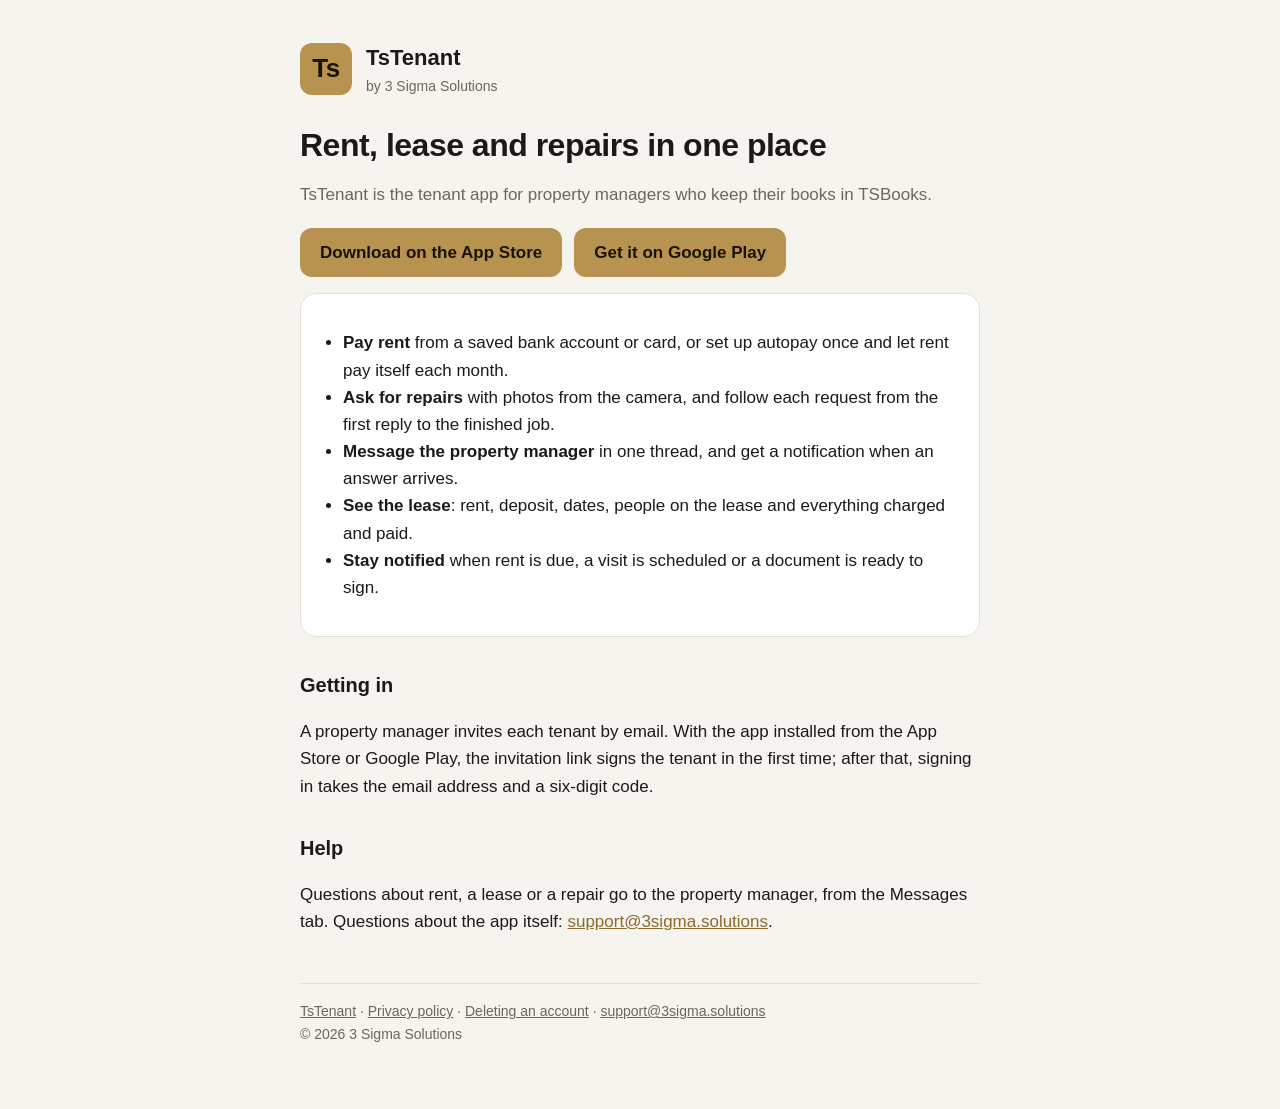
<file: index.html>
<!doctype html>
<html lang="en">
<head>
<meta charset="utf-8">
<meta name="viewport" content="width=device-width, initial-scale=1">
<title>TsTenant</title>
<meta name="description" content="The tenant app for rent, lease, repairs and messages with a property manager.">
<link rel="stylesheet" href="style.css">
<link rel="icon" href="icon.png">
</head>
<body>
<main>
<header><div class="tile" aria-hidden="true">Ts</div><a href="./">TsTenant<small>by 3 Sigma Solutions</small></a></header>
<h1>Rent, lease and repairs in one place</h1>
<p class="muted">TsTenant is the tenant app for property managers who keep their books in TSBooks.</p>
<p class="stores"><a href="https://apps.apple.com/app/id6830464088">Download on the App Store</a><a href="https://play.google.com/store/apps/details?id=com.threesigmasolutions.tstenant">Get it on Google Play</a></p>
<div class="card">
<ul>
<li><strong>Pay rent</strong> from a saved bank account or card, or set up autopay once and let rent pay itself each month.</li>
<li><strong>Ask for repairs</strong> with photos from the camera, and follow each request from the first reply to the finished job.</li>
<li><strong>Message the property manager</strong> in one thread, and get a notification when an answer arrives.</li>
<li><strong>See the lease</strong>: rent, deposit, dates, people on the lease and everything charged and paid.</li>
<li><strong>Stay notified</strong> when rent is due, a visit is scheduled or a document is ready to sign.</li>
</ul>
</div>
<h2>Getting in</h2>
<p>A property manager invites each tenant by email. With the app installed from the App Store or Google Play, the invitation link signs the tenant in the first time; after that, signing in takes the email address and a six-digit code.</p>
<h2>Help</h2>
<p>Questions about rent, a lease or a repair go to the property manager, from the Messages tab. Questions about the app itself: <a href="mailto:support@3sigma.solutions">support@3sigma.solutions</a>.</p>
<footer><a href="./">TsTenant</a> · <a href="privacy.html">Privacy policy</a> · <a href="delete-account.html">Deleting an account</a> · <a href="mailto:support@3sigma.solutions">support@3sigma.solutions</a><br>© 2026 3 Sigma Solutions</footer>
</main>
</body>
</html>
</file>
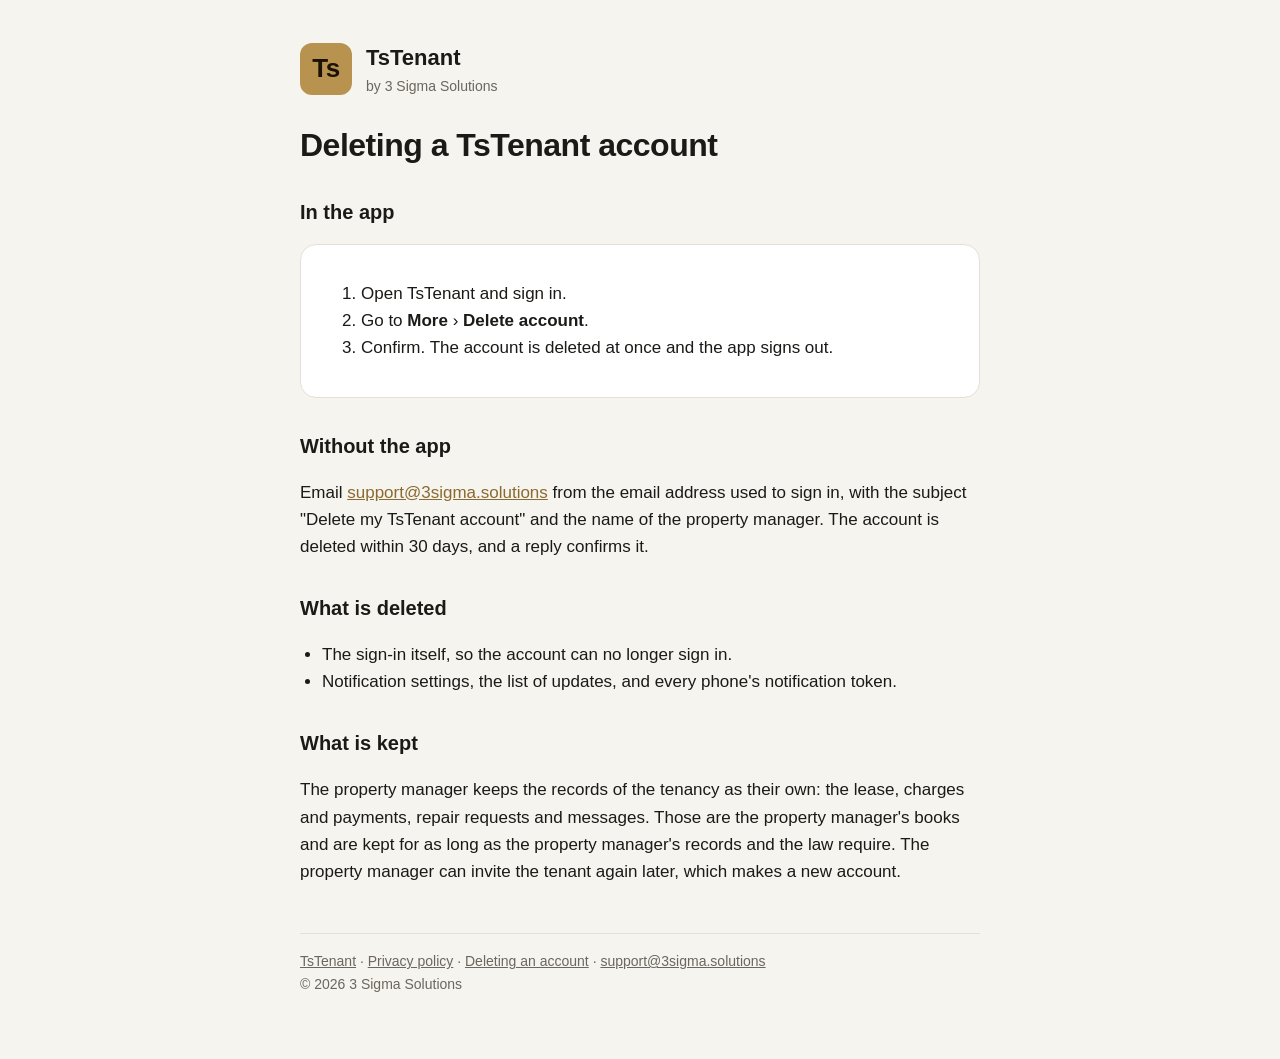
<file: delete-account.html>
<!doctype html>
<html lang="en">
<head>
<meta charset="utf-8">
<meta name="viewport" content="width=device-width, initial-scale=1">
<title>Delete a TsTenant account</title>
<meta name="description" content="How to delete a TsTenant account, and what is kept.">
<link rel="stylesheet" href="style.css">
<link rel="icon" href="icon.png">
</head>
<body>
<main>
<header><div class="tile" aria-hidden="true">Ts</div><a href="./">TsTenant<small>by 3 Sigma Solutions</small></a></header>
<h1>Deleting a TsTenant account</h1>
<h2>In the app</h2>
<div class="card">
<ol>
<li>Open TsTenant and sign in.</li>
<li>Go to <strong>More</strong> › <strong>Delete account</strong>.</li>
<li>Confirm. The account is deleted at once and the app signs out.</li>
</ol>
</div>
<h2>Without the app</h2>
<p>Email <a href="mailto:support@3sigma.solutions?subject=Delete%20my%20TsTenant%20account">support@3sigma.solutions</a> from the email address used to sign in, with the subject "Delete my TsTenant account" and the name of the property manager. The account is deleted within 30 days, and a reply confirms it.</p>
<h2>What is deleted</h2>
<ul>
<li>The sign-in itself, so the account can no longer sign in.</li>
<li>Notification settings, the list of updates, and every phone's notification token.</li>
</ul>
<h2>What is kept</h2>
<p>The property manager keeps the records of the tenancy as their own: the lease, charges and payments, repair requests and messages. Those are the property manager's books and are kept for as long as the property manager's records and the law require. The property manager can invite the tenant again later, which makes a new account.</p>
<footer><a href="./">TsTenant</a> · <a href="privacy.html">Privacy policy</a> · <a href="delete-account.html">Deleting an account</a> · <a href="mailto:support@3sigma.solutions">support@3sigma.solutions</a><br>© 2026 3 Sigma Solutions</footer>
</main>
</body>
</html>
</file>
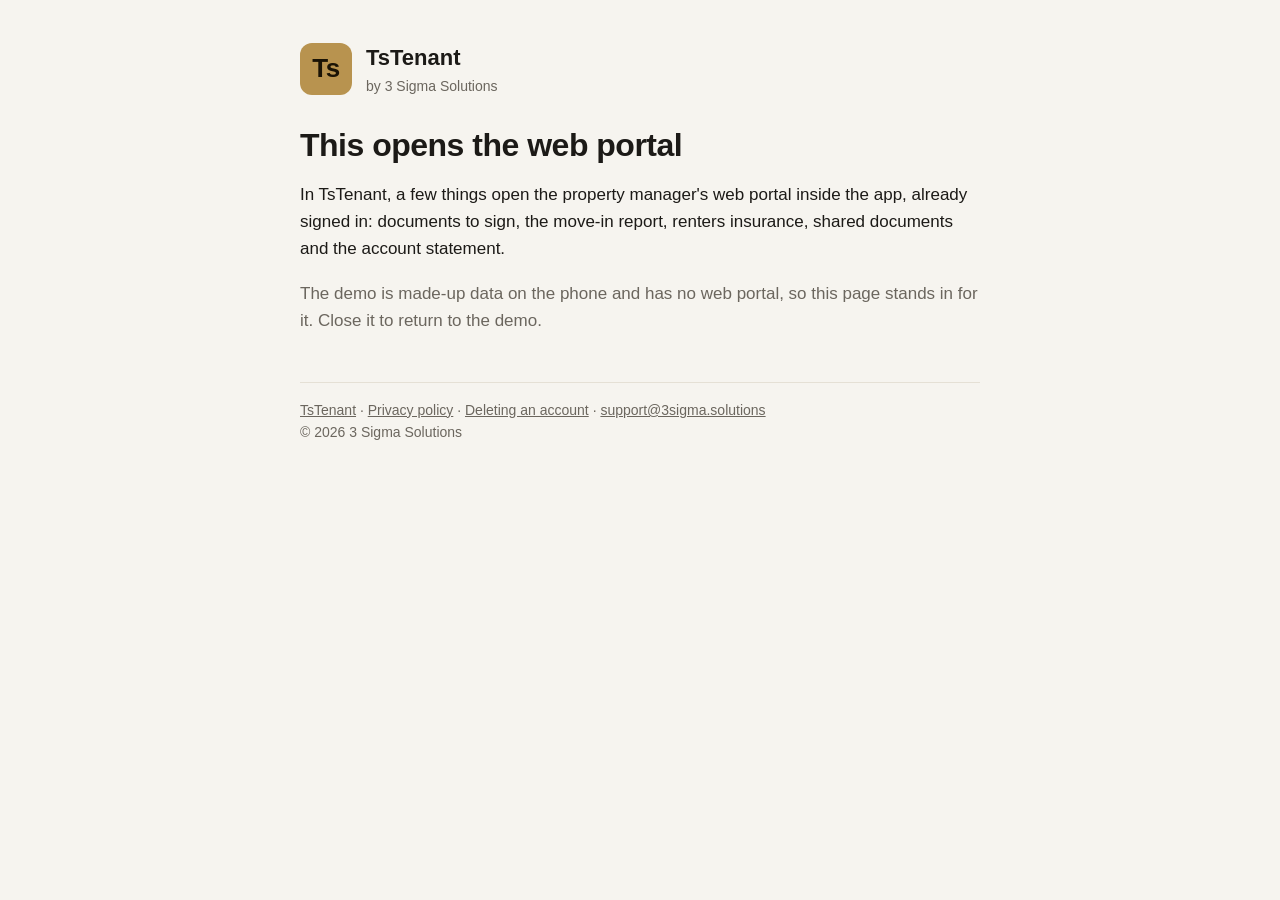
<file: demo.html>
<!doctype html>
<html lang="en">
<head>
<meta charset="utf-8">
<meta name="viewport" content="width=device-width, initial-scale=1">
<title>TsTenant demo</title>
<meta name="description" content="The TsTenant demo has no web portal.">
<link rel="stylesheet" href="style.css">
<link rel="icon" href="icon.png">
</head>
<body>
<main>
<header><div class="tile" aria-hidden="true">Ts</div><a href="./">TsTenant<small>by 3 Sigma Solutions</small></a></header>
<h1>This opens the web portal</h1>
<p>In TsTenant, a few things open the property manager's web portal inside the app, already signed in: documents to sign, the move-in report, renters insurance, shared documents and the account statement.</p>
<p class="muted">The demo is made-up data on the phone and has no web portal, so this page stands in for it. Close it to return to the demo.</p>
<footer><a href="./">TsTenant</a> · <a href="privacy.html">Privacy policy</a> · <a href="delete-account.html">Deleting an account</a> · <a href="mailto:support@3sigma.solutions">support@3sigma.solutions</a><br>© 2026 3 Sigma Solutions</footer>
</main>
</body>
</html>
</file>
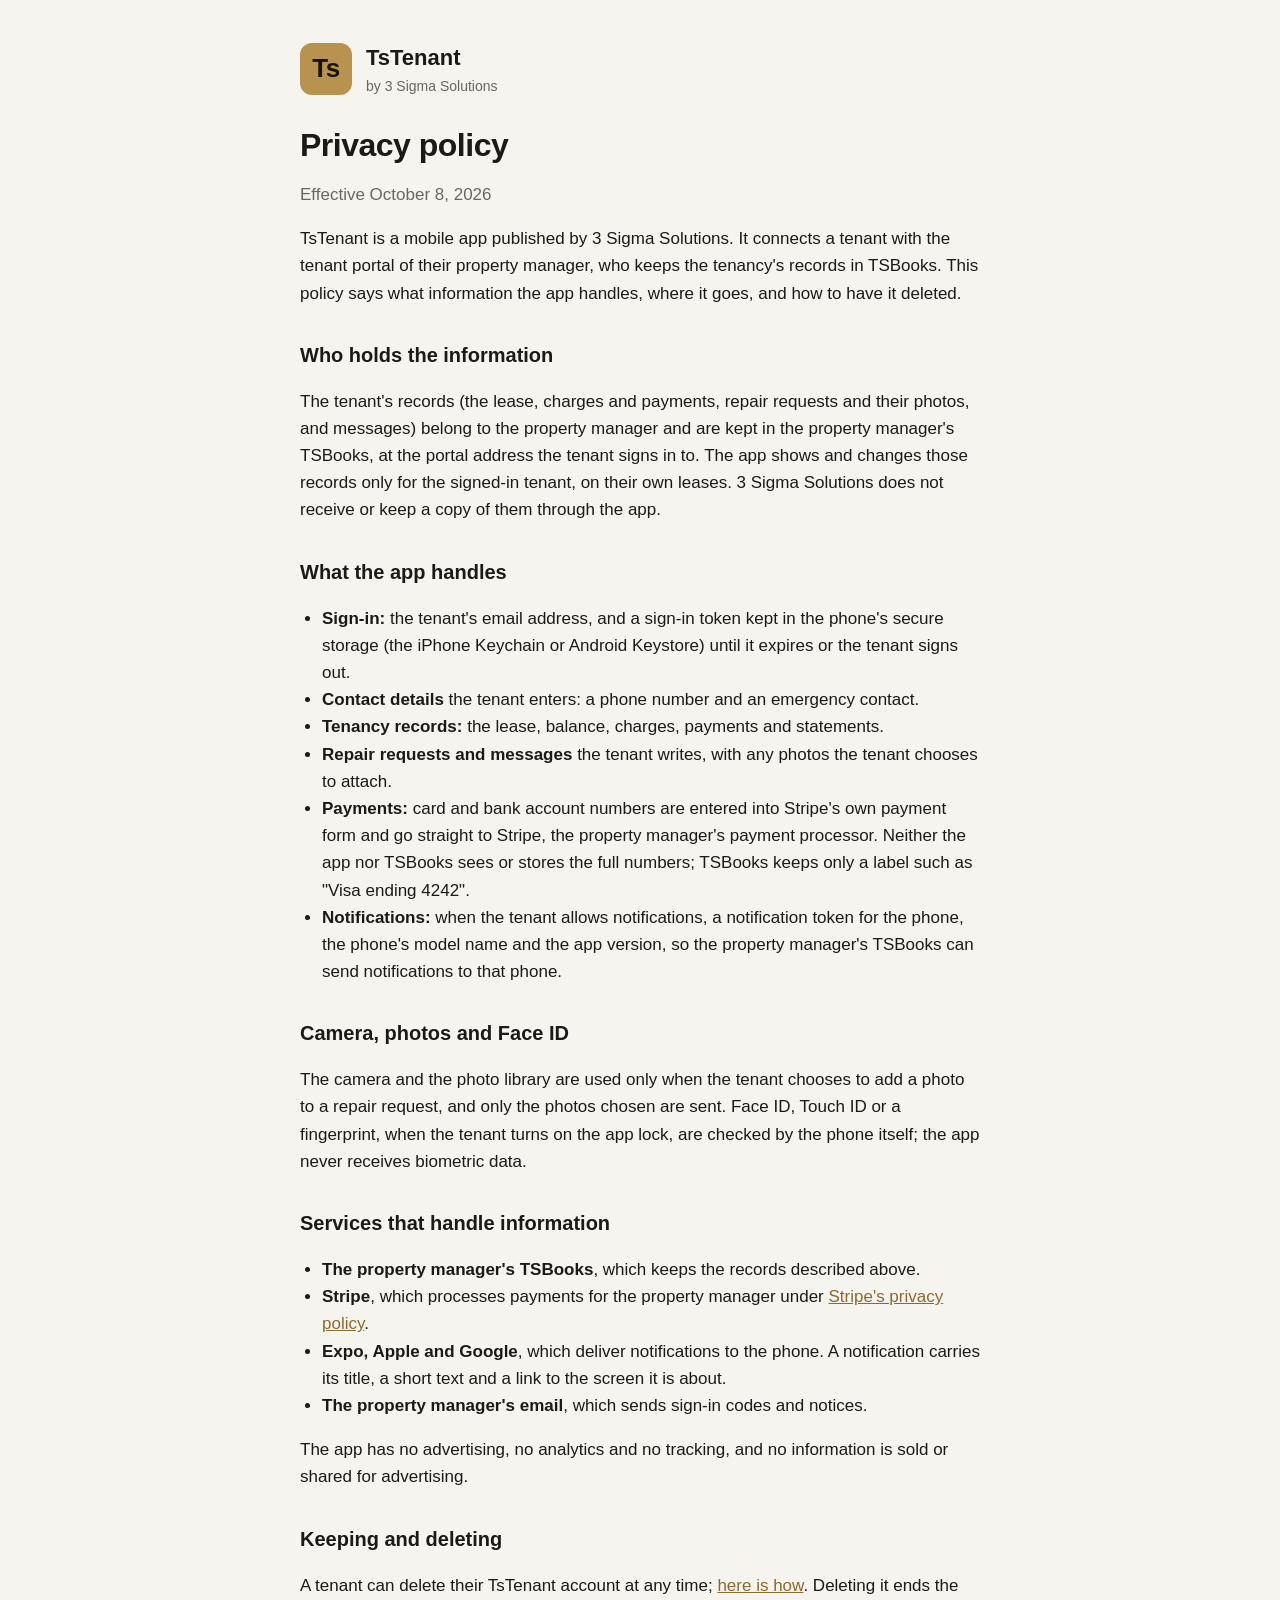
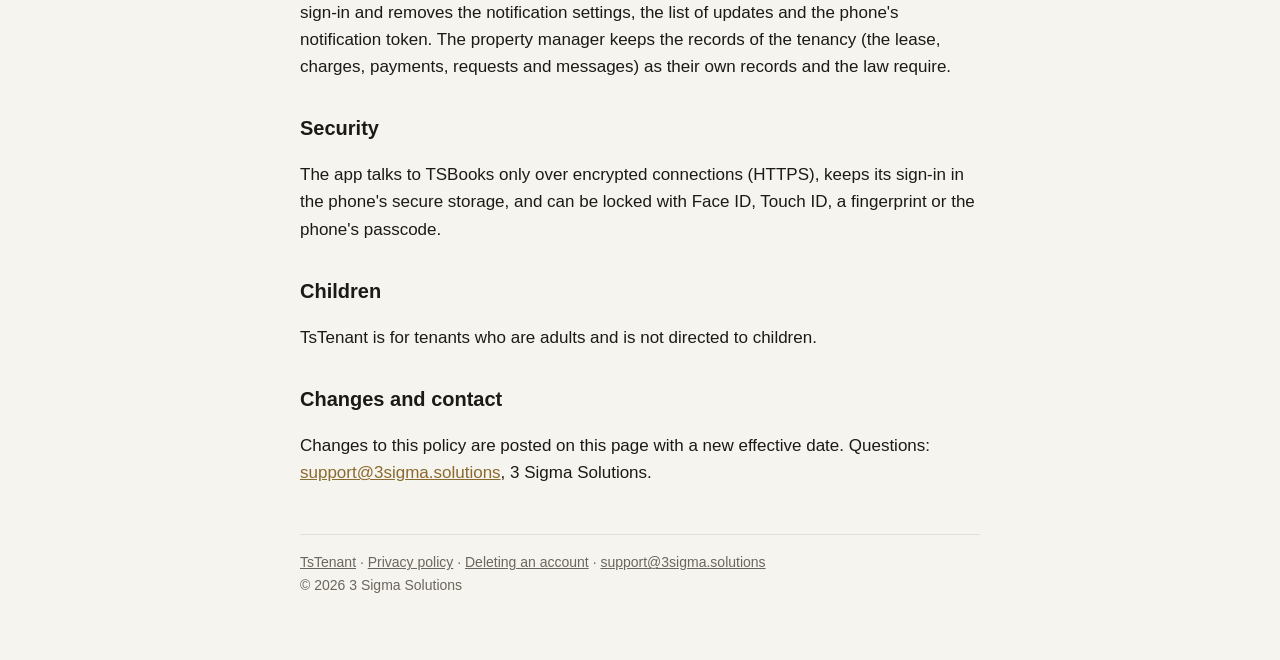
<file: privacy.html>
<!doctype html>
<html lang="en">
<head>
<meta charset="utf-8">
<meta name="viewport" content="width=device-width, initial-scale=1">
<title>TsTenant privacy policy</title>
<meta name="description" content="How the TsTenant app handles a tenant's information.">
<link rel="stylesheet" href="style.css">
<link rel="icon" href="icon.png">
</head>
<body>
<main>
<header><div class="tile" aria-hidden="true">Ts</div><a href="./">TsTenant<small>by 3 Sigma Solutions</small></a></header>
<h1>Privacy policy</h1>
<p class="muted">Effective October 8, 2026</p>
<p>TsTenant is a mobile app published by 3 Sigma Solutions. It connects a tenant with the tenant portal of their property manager, who keeps the tenancy's records in TSBooks. This policy says what information the app handles, where it goes, and how to have it deleted.</p>

<h2>Who holds the information</h2>
<p>The tenant's records (the lease, charges and payments, repair requests and their photos, and messages) belong to the property manager and are kept in the property manager's TSBooks, at the portal address the tenant signs in to. The app shows and changes those records only for the signed-in tenant, on their own leases. 3 Sigma Solutions does not receive or keep a copy of them through the app.</p>

<h2>What the app handles</h2>
<ul>
<li><strong>Sign-in:</strong> the tenant's email address, and a sign-in token kept in the phone's secure storage (the iPhone Keychain or Android Keystore) until it expires or the tenant signs out.</li>
<li><strong>Contact details</strong> the tenant enters: a phone number and an emergency contact.</li>
<li><strong>Tenancy records:</strong> the lease, balance, charges, payments and statements.</li>
<li><strong>Repair requests and messages</strong> the tenant writes, with any photos the tenant chooses to attach.</li>
<li><strong>Payments:</strong> card and bank account numbers are entered into Stripe's own payment form and go straight to Stripe, the property manager's payment processor. Neither the app nor TSBooks sees or stores the full numbers; TSBooks keeps only a label such as "Visa ending 4242".</li>
<li><strong>Notifications:</strong> when the tenant allows notifications, a notification token for the phone, the phone's model name and the app version, so the property manager's TSBooks can send notifications to that phone.</li>
</ul>

<h2>Camera, photos and Face ID</h2>
<p>The camera and the photo library are used only when the tenant chooses to add a photo to a repair request, and only the photos chosen are sent. Face ID, Touch ID or a fingerprint, when the tenant turns on the app lock, are checked by the phone itself; the app never receives biometric data.</p>

<h2>Services that handle information</h2>
<ul>
<li><strong>The property manager's TSBooks</strong>, which keeps the records described above.</li>
<li><strong>Stripe</strong>, which processes payments for the property manager under <a href="https://stripe.com/privacy">Stripe's privacy policy</a>.</li>
<li><strong>Expo, Apple and Google</strong>, which deliver notifications to the phone. A notification carries its title, a short text and a link to the screen it is about.</li>
<li><strong>The property manager's email</strong>, which sends sign-in codes and notices.</li>
</ul>
<p>The app has no advertising, no analytics and no tracking, and no information is sold or shared for advertising.</p>

<h2>Keeping and deleting</h2>
<p>A tenant can delete their TsTenant account at any time; <a href="delete-account.html">here is how</a>. Deleting it ends the sign-in and removes the notification settings, the list of updates and the phone's notification token. The property manager keeps the records of the tenancy (the lease, charges, payments, requests and messages) as their own records and the law require.</p>

<h2>Security</h2>
<p>The app talks to TSBooks only over encrypted connections (HTTPS), keeps its sign-in in the phone's secure storage, and can be locked with Face ID, Touch ID, a fingerprint or the phone's passcode.</p>

<h2>Children</h2>
<p>TsTenant is for tenants who are adults and is not directed to children.</p>

<h2>Changes and contact</h2>
<p>Changes to this policy are posted on this page with a new effective date. Questions: <a href="mailto:support@3sigma.solutions">support@3sigma.solutions</a>, 3 Sigma Solutions.</p>
<footer><a href="./">TsTenant</a> · <a href="privacy.html">Privacy policy</a> · <a href="delete-account.html">Deleting an account</a> · <a href="mailto:support@3sigma.solutions">support@3sigma.solutions</a><br>© 2026 3 Sigma Solutions</footer>
</main>
</body>
</html>
</file>
<file: style.css>
:root { --bg: #f6f4ef; --card: #ffffff; --text: #1c1a17; --muted: #6b665e; --line: #e5e0d5; --gold: #b8934f; --navy: #1a1305; --link: #8a6a2e; }
@media (prefers-color-scheme: dark) { :root { --bg: #0f0e0c; --card: #1b1a17; --text: #f3f0ea; --muted: #a9a397; --line: #2e2b25; --link: #d4b26a; } }
* { box-sizing: border-box; }
body { margin: 0; background: var(--bg); color: var(--text); font: 17px/1.6 -apple-system, BlinkMacSystemFont, "Segoe UI", Roboto, Helvetica, Arial, sans-serif; }
main { max-width: 720px; margin: 0 auto; padding: 40px 20px 64px; }
header { display: flex; align-items: center; gap: 14px; margin-bottom: 28px; }
.tile { width: 52px; height: 52px; border-radius: 12px; background: var(--gold); color: var(--navy); display: grid; place-items: center; font-weight: 700; font-size: 26px; letter-spacing: -0.5px; flex: none; }
header a { color: var(--text); text-decoration: none; font-weight: 700; font-size: 22px; }
header small { display: block; color: var(--muted); font-size: 14px; font-weight: 400; }
h1 { font-size: 32px; line-height: 1.2; margin: 0 0 8px; letter-spacing: -0.5px; }
h2 { font-size: 20px; margin: 32px 0 8px; }
p, li { color: var(--text); }
.muted { color: var(--muted); }
a { color: var(--link); }
.card { background: var(--card); border: 1px solid var(--line); border-radius: 16px; padding: 18px 20px; margin: 16px 0; }
.stores { display: flex; flex-wrap: wrap; gap: 12px; margin: 20px 0 8px; }
.stores a { background: var(--gold); color: var(--navy); text-decoration: none; font-weight: 600; padding: 11px 20px; border-radius: 12px; }
ul { padding-left: 22px; }
footer { margin-top: 48px; padding-top: 16px; border-top: 1px solid var(--line); color: var(--muted); font-size: 14px; }
footer a { color: var(--muted); }
</file>
